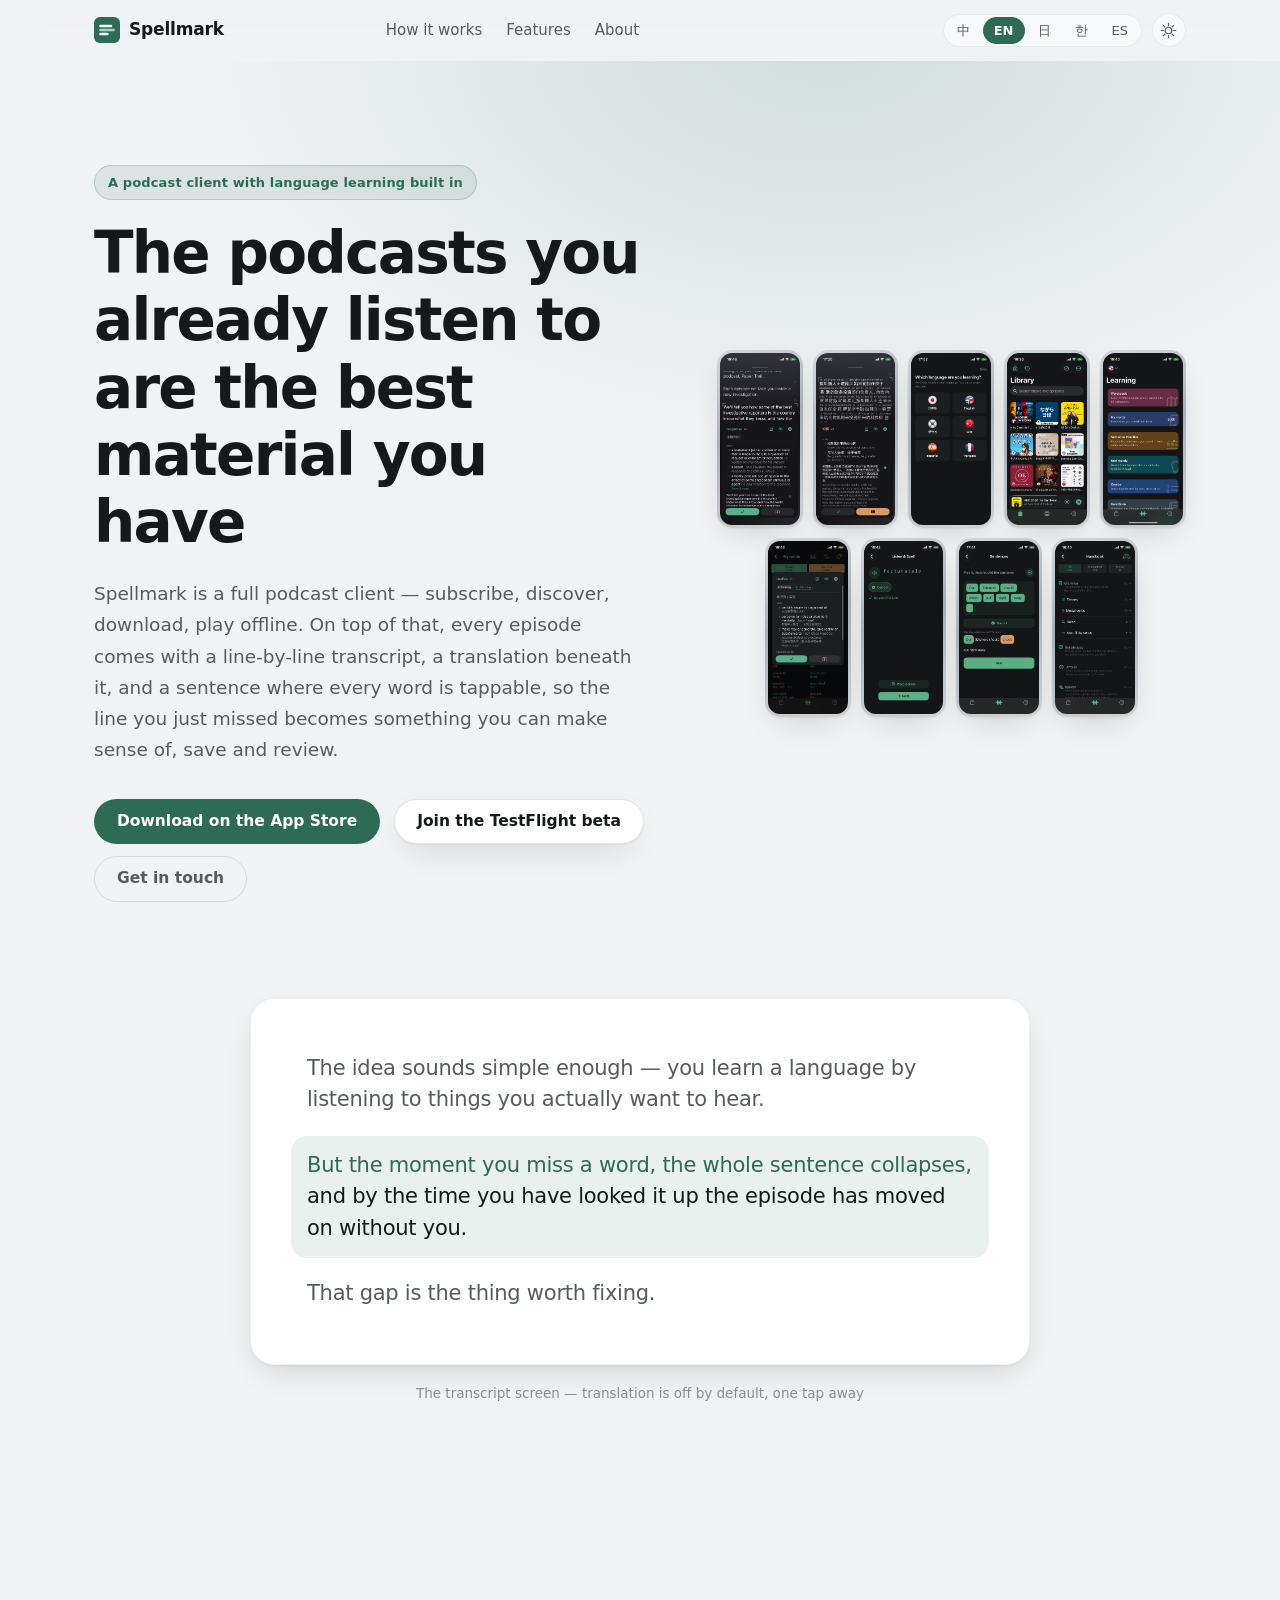
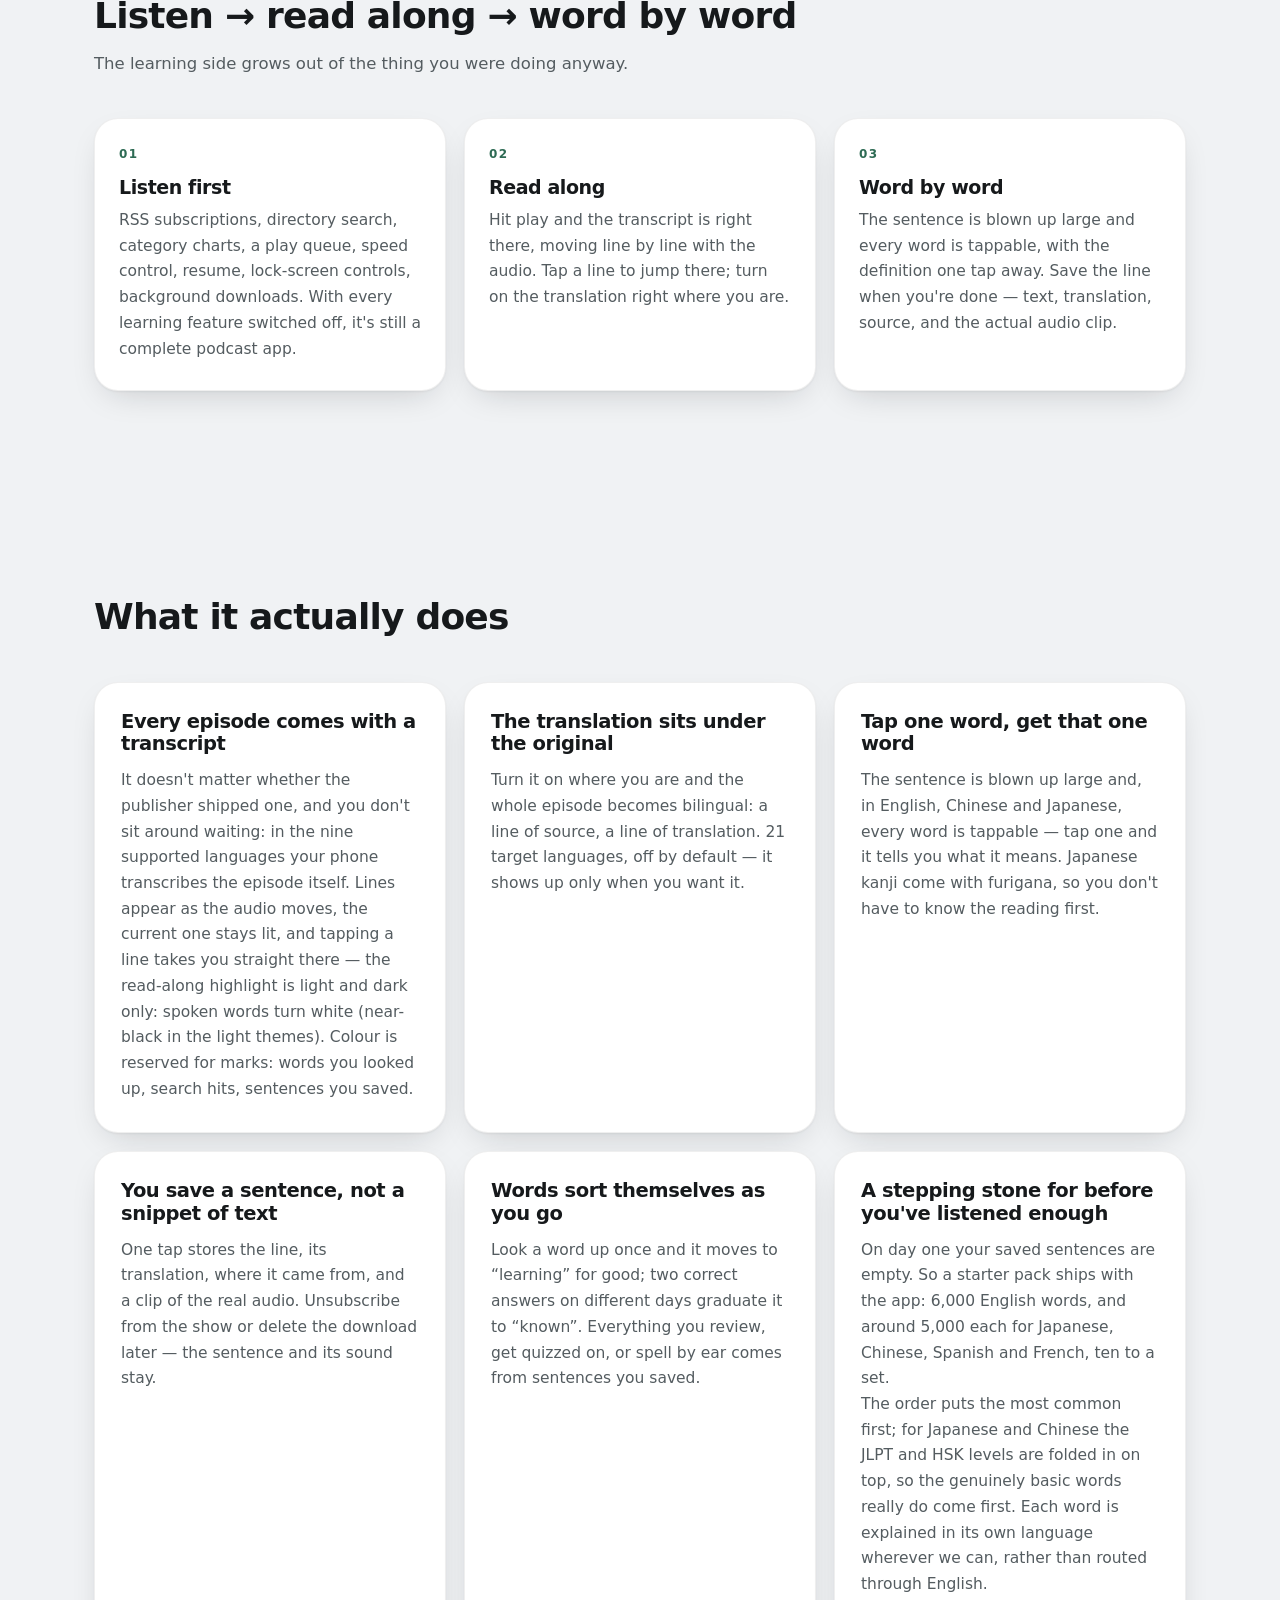
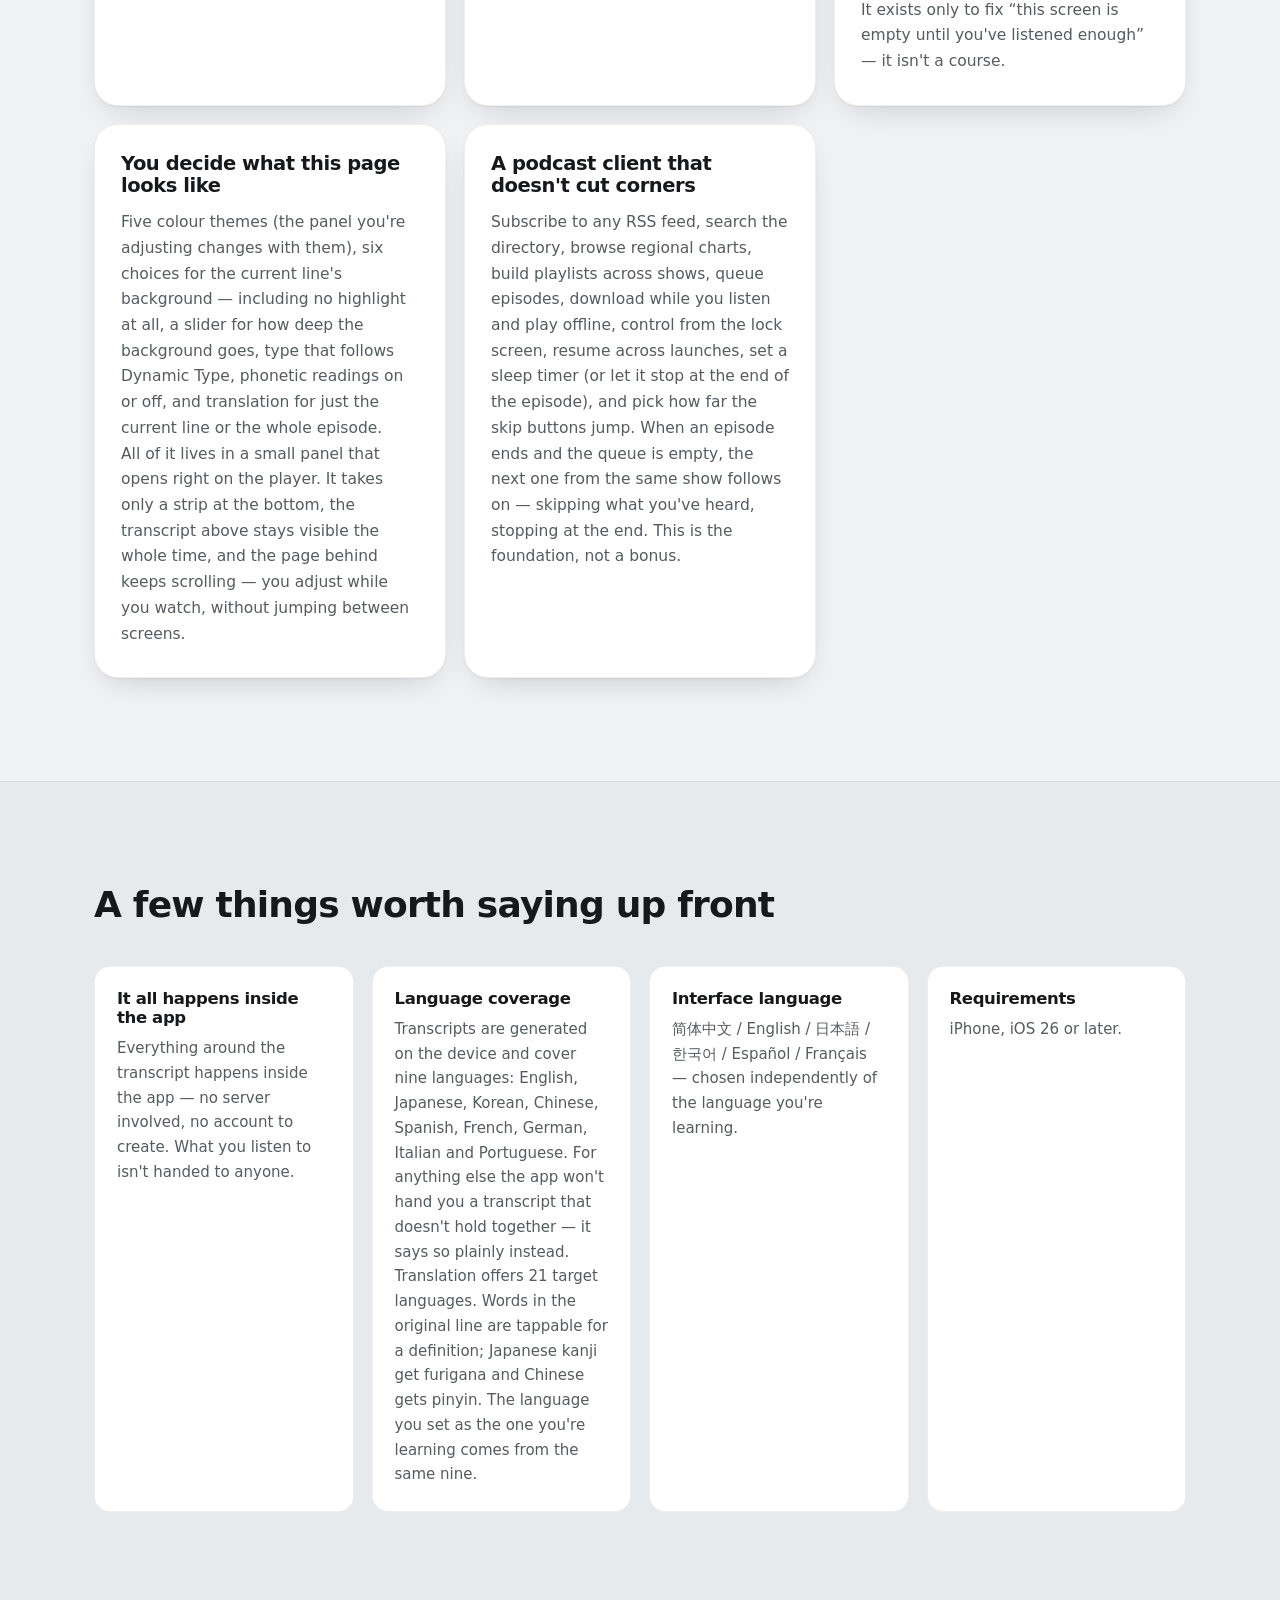
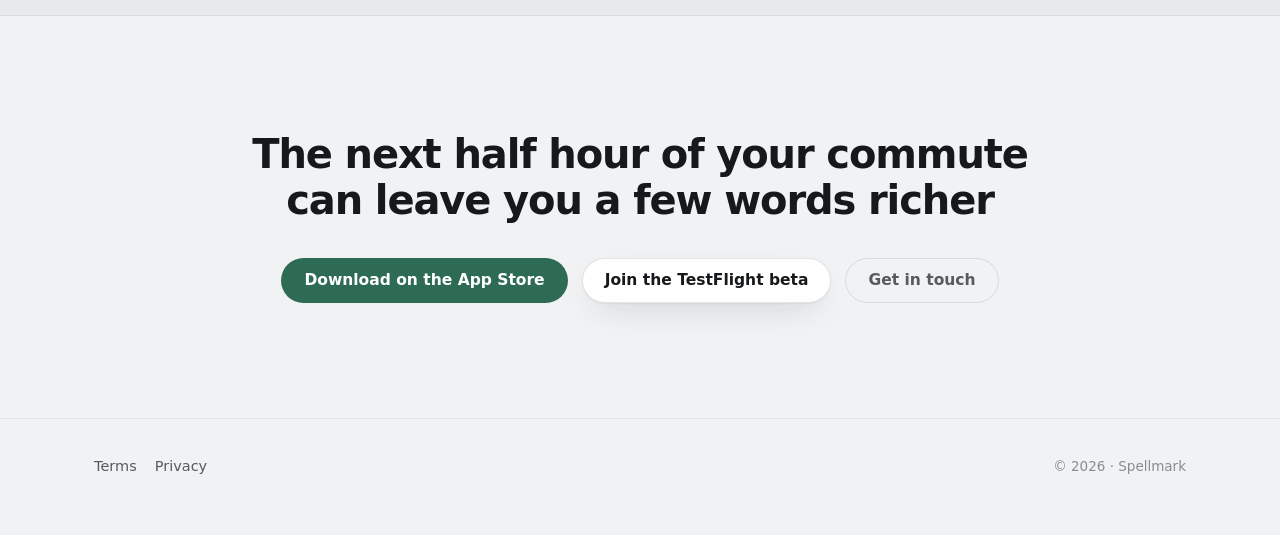
<file: index.html>
<!doctype html>
<!-- 平时不用改这个文件。文案、按钮、截图、App 名都在 assets/js/content.js -->
<html lang="zh-Hans" data-theme-init>
<head>
<meta charset="utf-8">
<meta name="viewport" content="width=device-width, initial-scale=1, viewport-fit=cover">
<title>Spellmark</title>
<meta name="description" content="听播客学语言的 iPhone 客户端：逐句字幕、对照译文、逐词查词。">
<meta property="og:type" content="website">
<meta property="og:title" content="Spellmark">
<meta property="og:description" content="听播客学语言的 iPhone 客户端：逐句字幕、对照译文、逐词查词。">
<meta property="og:url" content="https://kaneeast.github.io/spellmark/">
<!-- 抓链接预览的爬虫不认相对路径，og:image 必须是绝对地址 -->
<meta property="og:image" content="https://kaneeast.github.io/spellmark/assets/media/screenshot-player.png">
<meta name="twitter:card" content="summary_large_image">
<meta name="theme-color" content="#f0f2f4" media="(prefers-color-scheme: light)">
<meta name="theme-color" content="#131516" media="(prefers-color-scheme: dark)">
<link rel="icon" href="assets/favicon.svg" type="image/svg+xml">
<link rel="stylesheet" href="assets/css/site.css">
<script>
  // 先于首屏绘制定主题，避免刷新时闪一下白
  try {
    var t = localStorage.getItem("theme");
    if (t === "light" || t === "dark") document.documentElement.setAttribute("data-theme", t);
  } catch (e) {}
</script>
</head>
<body>

<a class="skip" href="#main" data-i18n="ui.skip">跳到正文</a>

<header class="topbar">
  <div class="wrap topbar-inner">
    <a class="brand" href="#top">
      <!-- App 图标本尊，几何与 AppIcon.png 完全一致 -->
      <svg class="brand-mark" viewBox="0 0 1024 1024" aria-hidden="true">
        <rect width="1024" height="1024" rx="229" fill="#2E6B54"/>
        <rect x="202" y="304" width="519" height="95" rx="47.5" fill="#FAF8F5"/>
        <rect x="202" y="464" width="619" height="95" rx="47.5" fill="#9ED8BE"/>
        <rect x="202" y="624" width="379" height="95" rx="47.5" fill="#FAF8F5"/>
      </svg>
      <span class="brand-name" data-brand-name>Spellmark</span>
    </a>

    <nav class="topnav" data-nav aria-label="Sections"></nav>

    <div class="topbar-actions">
      <div class="langswitch" data-langswitch role="group"></div>
      <button class="iconbtn" data-theme-toggle type="button" aria-label="切换深浅色">
        <svg class="ico-sun" viewBox="0 0 24 24" aria-hidden="true"><circle cx="12" cy="12" r="4.6"/><g class="rays"><path d="M12 1.8v3M12 19.2v3M1.8 12h3M19.2 12h3M4.8 4.8l2.1 2.1M17.1 17.1l2.1 2.1M19.2 4.8l-2.1 2.1M6.9 17.1l-2.1 2.1"/></g></svg>
        <svg class="ico-moon" viewBox="0 0 24 24" aria-hidden="true"><path d="M20.5 14.6A8.8 8.8 0 0 1 9.4 3.5a8.8 8.8 0 1 0 11.1 11.1z"/></svg>
      </button>
    </div>
  </div>
</header>

<main id="main">

  <!-- 首屏 -->
  <section class="hero" id="top">
    <div class="glow" aria-hidden="true"></div>
    <div class="wrap hero-grid">
      <div class="hero-copy">
        <p class="eyebrow" data-i18n="hero.eyebrow"></p>
        <h1 class="hero-title" data-i18n="hero.title"></h1>
        <p class="lead" data-i18n="hero.lead"></p>
        <div class="cta-row" data-cta></div>
      </div>
      <div class="hero-visual" data-hero-visual></div>
    </div>
  </section>

  <!-- 字幕演示 -->
  <section class="demo">
    <div class="wrap">
      <div class="demo-card" data-demo></div>
      <p class="demo-caption" data-i18n="demo.caption"></p>
    </div>
  </section>

  <!-- 三步 -->
  <section class="band" id="how">
    <div class="wrap">
      <h2 class="section-title" data-i18n="steps.title"></h2>
      <p class="section-lead" data-i18n="steps.lead"></p>
      <div class="steps" data-steps></div>
    </div>
  </section>

  <!-- 功能 -->
  <section class="band" id="features">
    <div class="wrap">
      <h2 class="section-title" data-i18n="features.title"></h2>
      <div class="features" data-features></div>
    </div>
  </section>

  <!-- 截图（gallery.items 为空时整块隐藏） -->
  <section class="band band-tint" id="screens" data-section="gallery" hidden>
    <div class="wrap">
      <h2 class="section-title" data-i18n="gallery.title"></h2>
      <p class="section-lead" data-i18n="gallery.lead"></p>
    </div>
    <div class="gallery" data-gallery></div>
  </section>

  <!-- 视频（video.src 为空时整块隐藏） -->
  <section class="band" id="video" data-section="video" hidden>
    <div class="wrap">
      <h2 class="section-title" data-i18n="video.title"></h2>
      <p class="section-lead" data-i18n="video.lead"></p>
      <div class="videoframe" data-video></div>
    </div>
  </section>

  <!-- 关于 -->
  <section class="band band-tint" id="about">
    <div class="wrap">
      <h2 class="section-title" data-i18n="notes.title"></h2>
      <div class="notes" data-notes></div>
    </div>
  </section>

  <!-- 结尾 -->
  <section class="closing">
    <div class="wrap">
      <h2 class="closing-title" data-i18n="closing.title"></h2>
      <div class="cta-row cta-center" data-cta></div>
    </div>
  </section>

</main>

<footer class="footer">
  <div class="wrap footer-inner">
    <p class="footer-line" data-i18n="footer.line"></p>
    <nav class="footer-links" data-footer-links></nav>
    <p class="footer-copy"><span data-year></span> · <span data-brand-name>Spellmark</span></p>
  </div>
</footer>

<noscript>
  <div class="wrap noscript">
    Spellmark 是一个带语言学习功能的 iPhone 播客客户端：逐句字幕、对照译文、逐词查词。
    这个页面需要 JavaScript 才能显示完整内容。
  </div>
</noscript>

<script src="assets/js/content.js"></script>
<script src="assets/js/site.js"></script>
</body>
</html>
</file>
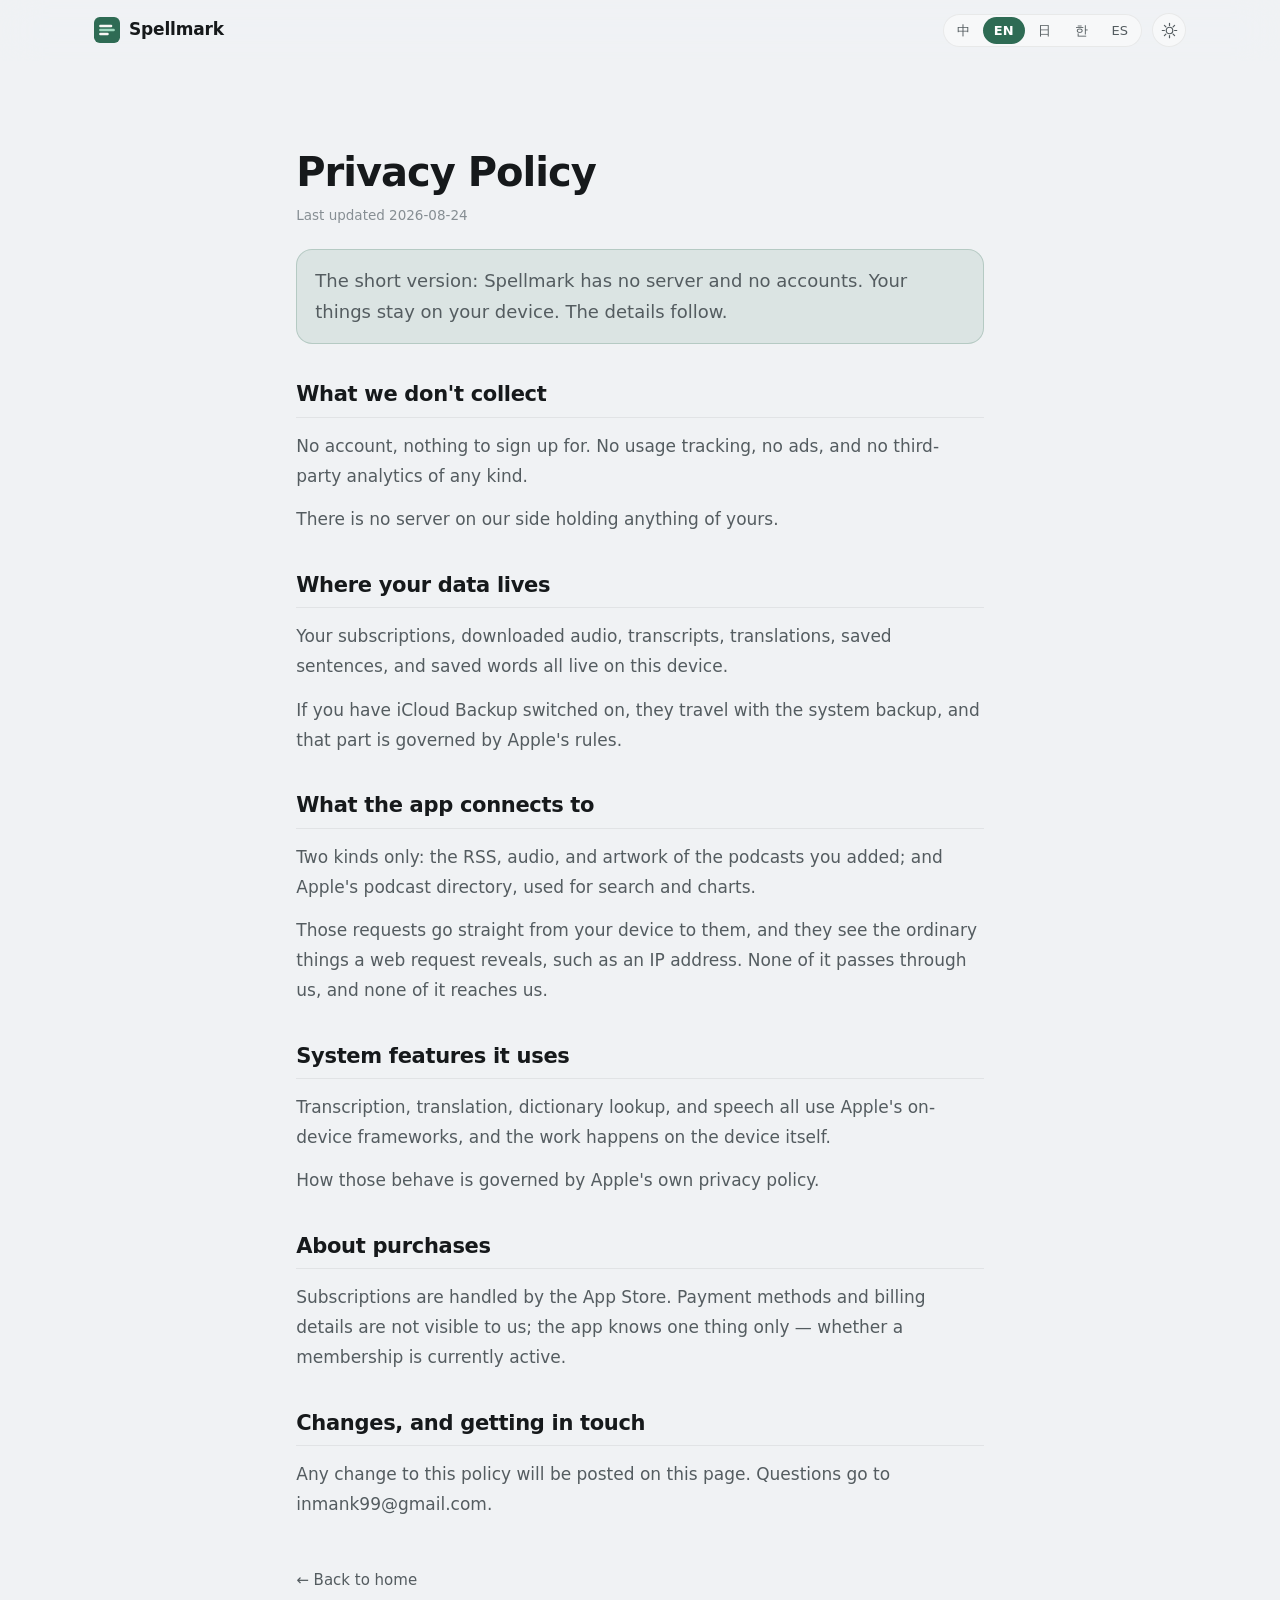
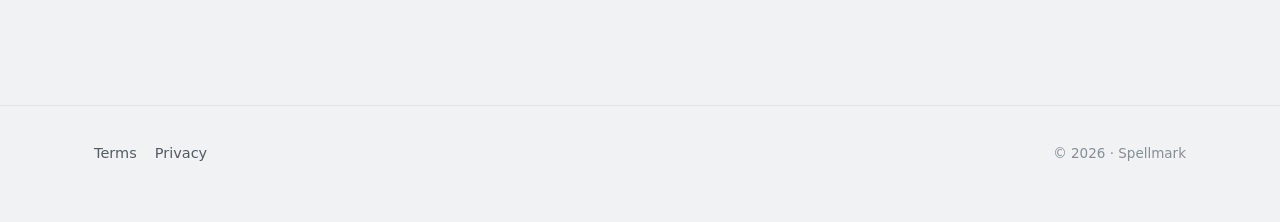
<file: privacy.html>
<!doctype html>
<!-- 平时不用改这个文件。条款正文在 assets/js/content.js 的 legal 里 -->
<html lang="zh-Hans" data-theme-init>
<head>
<meta charset="utf-8">
<meta name="viewport" content="width=device-width, initial-scale=1, viewport-fit=cover">
<title>隐私政策 · Spellmark</title>
<meta name="description" content="Spellmark 没有服务器也没有账号，你的订阅、字幕和生词都留在设备上。">
<meta property="og:type" content="article">
<meta property="og:title" content="隐私政策 · Spellmark">
<meta property="og:description" content="Spellmark 没有服务器也没有账号，你的订阅、字幕和生词都留在设备上。">
<meta property="og:url" content="https://kaneeast.github.io/spellmark/privacy.html">
<!-- 抓链接预览的爬虫不认相对路径，og:image 必须是绝对地址 -->
<meta property="og:image" content="https://kaneeast.github.io/spellmark/assets/media/screenshot-player.png">
<meta name="twitter:card" content="summary_large_image">
<meta name="theme-color" content="#f0f2f4" media="(prefers-color-scheme: light)">
<meta name="theme-color" content="#131516" media="(prefers-color-scheme: dark)">
<link rel="icon" href="assets/favicon.svg" type="image/svg+xml">
<link rel="stylesheet" href="assets/css/site.css">
<script>
  // 先于首屏绘制定主题，避免刷新时闪一下白
  try {
    var t = localStorage.getItem("theme");
    if (t === "light" || t === "dark") document.documentElement.setAttribute("data-theme", t);
  } catch (e) {}
</script>
</head>
<body>

<a class="skip" href="#main" data-i18n="ui.skip">跳到正文</a>

<header class="topbar">
  <div class="wrap topbar-inner">
    <!-- ⚠️ 这两页的 brand 指回首页，不是 #top -->
    <a class="brand" href="index.html">
      <svg class="brand-mark" viewBox="0 0 1024 1024" aria-hidden="true">
        <rect width="1024" height="1024" rx="229" fill="#2E6B54"/>
        <rect x="202" y="304" width="519" height="95" rx="47.5" fill="#FAF8F5"/>
        <rect x="202" y="464" width="619" height="95" rx="47.5" fill="#9ED8BE"/>
        <rect x="202" y="624" width="379" height="95" rx="47.5" fill="#FAF8F5"/>
      </svg>
      <span class="brand-name" data-brand-name>Spellmark</span>
    </a>

    <div class="topbar-actions">
      <div class="langswitch" data-langswitch role="group"></div>
      <button class="iconbtn" data-theme-toggle type="button" aria-label="切换深浅色">
        <svg class="ico-sun" viewBox="0 0 24 24" aria-hidden="true"><circle cx="12" cy="12" r="4.6"/><g class="rays"><path d="M12 1.8v3M12 19.2v3M1.8 12h3M19.2 12h3M4.8 4.8l2.1 2.1M17.1 17.1l2.1 2.1M19.2 4.8l-2.1 2.1M6.9 17.1l-2.1 2.1"/></g></svg>
        <svg class="ico-moon" viewBox="0 0 24 24" aria-hidden="true"><path d="M20.5 14.6A8.8 8.8 0 0 1 9.4 3.5a8.8 8.8 0 1 0 11.1 11.1z"/></svg>
      </button>
    </div>
  </div>
</header>

<main id="main">
  <article class="wrap legal" data-legal="privacy"></article>
</main>

<footer class="footer">
  <div class="wrap footer-inner">
    <p class="footer-line" data-i18n="footer.line"></p>
    <nav class="footer-links" data-footer-links></nav>
    <p class="footer-copy"><span data-year></span> · <span data-brand-name>Spellmark</span></p>
  </div>
</footer>

<noscript>
  <div class="wrap noscript">这一页需要 JavaScript 才能显示政策正文。简单说：Spellmark 没有服务器也没有账号，你的数据留在设备上。有疑问写信到 inmank99@gmail.com。</div>
</noscript>

<script src="assets/js/content.js"></script>
<script src="assets/js/site.js"></script>
</body>
</html>
</file>
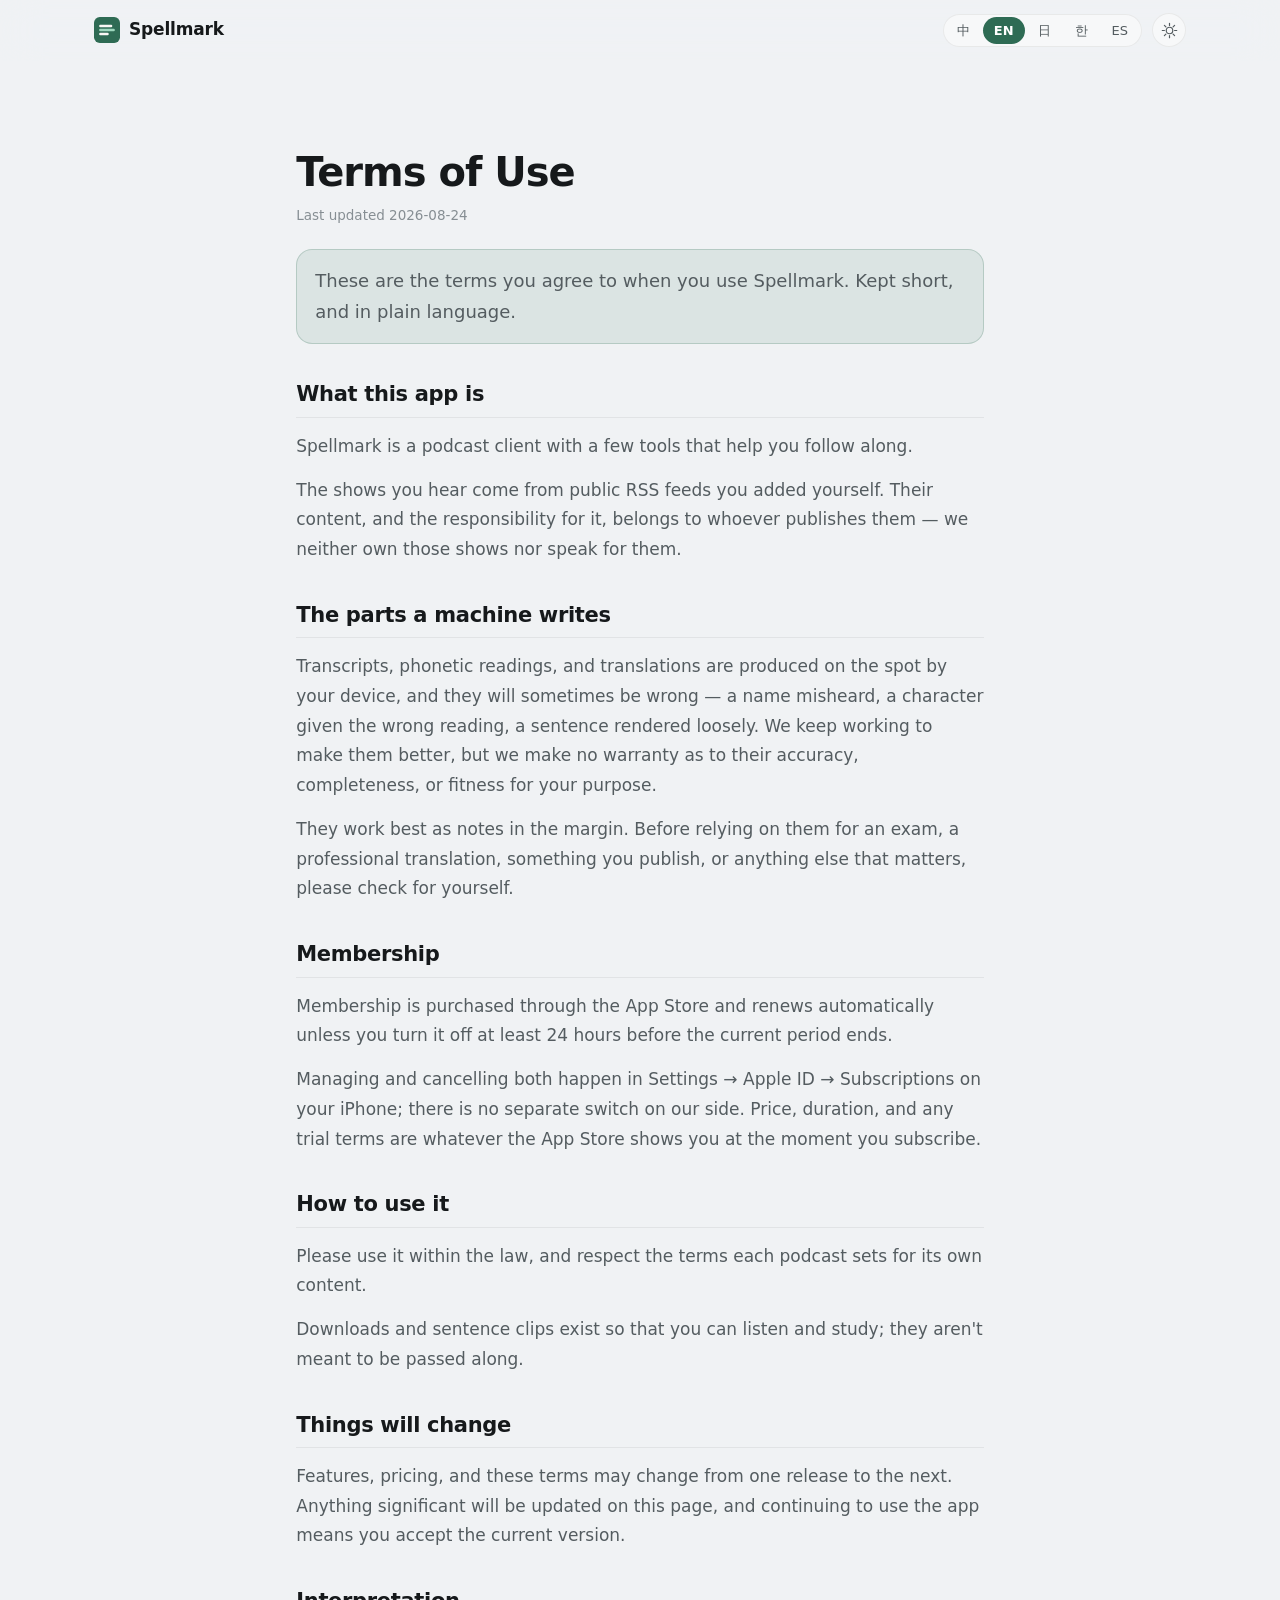
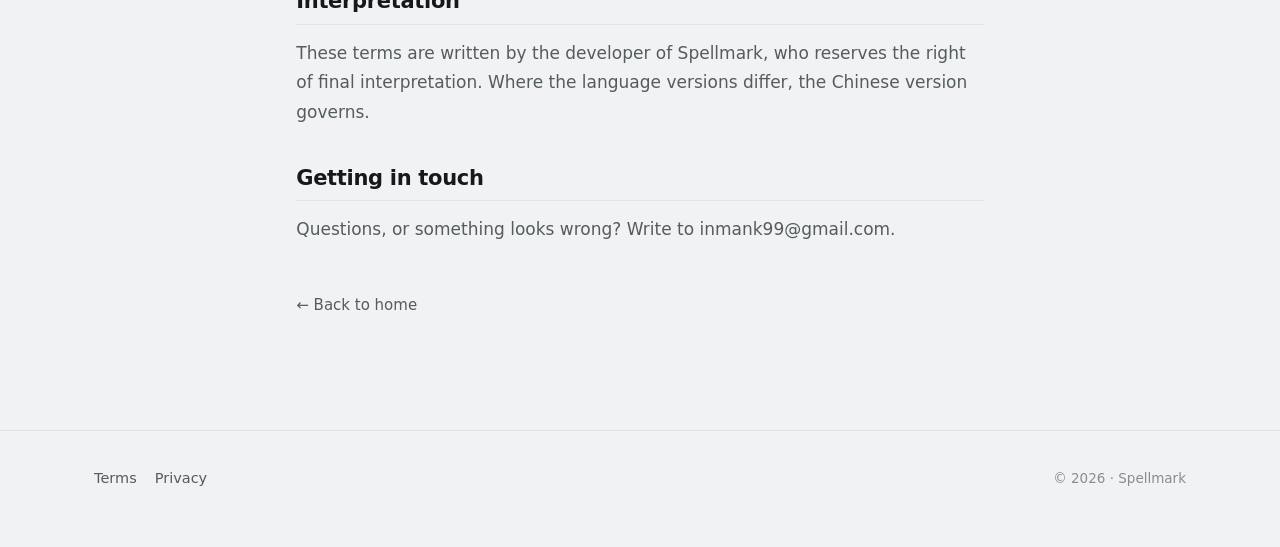
<file: terms.html>
<!doctype html>
<!-- 平时不用改这个文件。条款正文在 assets/js/content.js 的 legal 里 -->
<html lang="zh-Hans" data-theme-init>
<head>
<meta charset="utf-8">
<meta name="viewport" content="width=device-width, initial-scale=1, viewport-fit=cover">
<title>使用条款 · Spellmark</title>
<meta name="description" content="Spellmark 的使用条款：字幕与译文由设备生成、会有偏差，以及会员订阅的说明。">
<meta property="og:type" content="article">
<meta property="og:title" content="使用条款 · Spellmark">
<meta property="og:description" content="Spellmark 的使用条款：字幕与译文由设备生成、会有偏差，以及会员订阅的说明。">
<meta property="og:url" content="https://kaneeast.github.io/spellmark/terms.html">
<!-- 抓链接预览的爬虫不认相对路径，og:image 必须是绝对地址 -->
<meta property="og:image" content="https://kaneeast.github.io/spellmark/assets/media/screenshot-player.png">
<meta name="twitter:card" content="summary_large_image">
<meta name="theme-color" content="#f0f2f4" media="(prefers-color-scheme: light)">
<meta name="theme-color" content="#131516" media="(prefers-color-scheme: dark)">
<link rel="icon" href="assets/favicon.svg" type="image/svg+xml">
<link rel="stylesheet" href="assets/css/site.css">
<script>
  // 先于首屏绘制定主题，避免刷新时闪一下白
  try {
    var t = localStorage.getItem("theme");
    if (t === "light" || t === "dark") document.documentElement.setAttribute("data-theme", t);
  } catch (e) {}
</script>
</head>
<body>

<a class="skip" href="#main" data-i18n="ui.skip">跳到正文</a>

<header class="topbar">
  <div class="wrap topbar-inner">
    <!-- ⚠️ 这两页的 brand 指回首页，不是 #top -->
    <a class="brand" href="index.html">
      <svg class="brand-mark" viewBox="0 0 1024 1024" aria-hidden="true">
        <rect width="1024" height="1024" rx="229" fill="#2E6B54"/>
        <rect x="202" y="304" width="519" height="95" rx="47.5" fill="#FAF8F5"/>
        <rect x="202" y="464" width="619" height="95" rx="47.5" fill="#9ED8BE"/>
        <rect x="202" y="624" width="379" height="95" rx="47.5" fill="#FAF8F5"/>
      </svg>
      <span class="brand-name" data-brand-name>Spellmark</span>
    </a>

    <div class="topbar-actions">
      <div class="langswitch" data-langswitch role="group"></div>
      <button class="iconbtn" data-theme-toggle type="button" aria-label="切换深浅色">
        <svg class="ico-sun" viewBox="0 0 24 24" aria-hidden="true"><circle cx="12" cy="12" r="4.6"/><g class="rays"><path d="M12 1.8v3M12 19.2v3M1.8 12h3M19.2 12h3M4.8 4.8l2.1 2.1M17.1 17.1l2.1 2.1M19.2 4.8l-2.1 2.1M6.9 17.1l-2.1 2.1"/></g></svg>
        <svg class="ico-moon" viewBox="0 0 24 24" aria-hidden="true"><path d="M20.5 14.6A8.8 8.8 0 0 1 9.4 3.5a8.8 8.8 0 1 0 11.1 11.1z"/></svg>
      </button>
    </div>
  </div>
</header>

<main id="main">
  <article class="wrap legal" data-legal="terms"></article>
</main>

<footer class="footer">
  <div class="wrap footer-inner">
    <p class="footer-line" data-i18n="footer.line"></p>
    <nav class="footer-links" data-footer-links></nav>
    <p class="footer-copy"><span data-year></span> · <span data-brand-name>Spellmark</span></p>
  </div>
</footer>

<noscript>
  <div class="wrap noscript">这一页需要 JavaScript 才能显示条款正文。有疑问可以直接写信到 inmank99@gmail.com。</div>
</noscript>

<script src="assets/js/content.js"></script>
<script src="assets/js/site.js"></script>
</body>
</html>
</file>
<file: assets/css/site.css>
/* Readio 产品介绍页
   配色取自 App 的 Assets：AccentColor / AppBackground / AppSurface / AppSeparator
   浅色写在 :root，深色只覆盖变量（系统深色 + 手动切换两条路都盖到） */

/* ── 变量 ──────────────────────────────────────────────────────────────── */
:root {
  --bg:        #f0f2f4;
  --bg-2:      #e7eaed;
  --surface:   #ffffff;
  --surface-2: #f7f8f9;
  --text:      #16191b;
  --text-2:    #545c60;
  --text-3:    #868e93;
  --accent:    #2e6b54;
  --accent-on: #ffffff;
  --accent-soft: rgba(46, 107, 84, .10);
  --accent-line: rgba(46, 107, 84, .22);
  --line:      rgba(40, 37, 32, .12);
  --line-soft: rgba(40, 37, 32, .07);
  --shadow:    0 1px 2px rgba(16, 24, 28, .05), 0 12px 34px -14px rgba(16, 24, 28, .22);
  --shadow-lg: 0 2px 6px rgba(16, 24, 28, .06), 0 40px 90px -30px rgba(16, 24, 28, .38);
  --glow:      radial-gradient(58% 62% at 62% 18%, rgba(46, 107, 84, .16), transparent 70%);
  --device-body: linear-gradient(160deg, #d3d8dc, #a9b1b6 45%, #cfd5d9);

  --wrap: 1140px;
  --r-sm: 10px;
  --r-md: 16px;
  --r-lg: 24px;
  --font: -apple-system, BlinkMacSystemFont, "SF Pro Text", "Segoe UI", "PingFang SC",
          "Hiragino Sans", "Noto Sans CJK SC", "Microsoft YaHei", system-ui, sans-serif;
}

@media (prefers-color-scheme: dark) {
  :root:not([data-theme="light"]) {
    --bg:        #131516;
    --bg-2:      #0e1011;
    --surface:   #1c1f21;
    --surface-2: #232729;
    --text:      #e7eaea;
    --text-2:    #a4acaf;
    --text-3:    #798185;
    --accent:    #5cae86;
    --accent-on: #0f1412;
    --accent-soft: rgba(92, 174, 134, .13);
    --accent-line: rgba(92, 174, 134, .28);
    --line:      rgba(214, 210, 200, .14);
    --line-soft: rgba(214, 210, 200, .08);
    --shadow:    0 1px 2px rgba(0, 0, 0, .4), 0 14px 40px -16px rgba(0, 0, 0, .7);
    --shadow-lg: 0 2px 8px rgba(0, 0, 0, .45), 0 46px 100px -34px rgba(0, 0, 0, .85);
    --glow:      radial-gradient(58% 62% at 62% 18%, rgba(92, 174, 134, .16), transparent 70%);
    --device-body: linear-gradient(160deg, #3a4043, #222628 45%, #34393c);
  }
}

:root[data-theme="dark"] {
  --bg:        #131516;
  --bg-2:      #0e1011;
  --surface:   #1c1f21;
  --surface-2: #232729;
  --text:      #e7eaea;
  --text-2:    #a4acaf;
  --text-3:    #798185;
  --accent:    #5cae86;
  --accent-on: #0f1412;
  --accent-soft: rgba(92, 174, 134, .13);
  --accent-line: rgba(92, 174, 134, .28);
  --line:      rgba(214, 210, 200, .14);
  --line-soft: rgba(214, 210, 200, .08);
  --shadow:    0 1px 2px rgba(0, 0, 0, .4), 0 14px 40px -16px rgba(0, 0, 0, .7);
  --shadow-lg: 0 2px 8px rgba(0, 0, 0, .45), 0 46px 100px -34px rgba(0, 0, 0, .85);
  --glow:      radial-gradient(58% 62% at 62% 18%, rgba(92, 174, 134, .16), transparent 70%);
  --device-body: linear-gradient(160deg, #3a4043, #222628 45%, #34393c);
}

/* ── 基础 ──────────────────────────────────────────────────────────────── */
*, *::before, *::after { box-sizing: border-box; }
html { -webkit-text-size-adjust: 100%; scroll-behavior: smooth; }
@media (prefers-reduced-motion: reduce) { html { scroll-behavior: auto; } }

body {
  margin: 0;
  background: var(--bg);
  color: var(--text);
  font-family: var(--font);
  font-size: 17px;
  line-height: 1.62;
  -webkit-font-smoothing: antialiased;
  text-rendering: optimizeLegibility;
}

h1, h2, h3 { margin: 0; font-weight: 640; letter-spacing: -.022em; line-height: 1.16; }
p { margin: 0; }
img, video { display: block; max-width: 100%; }
a { color: inherit; }

.wrap { width: 100%; max-width: var(--wrap); margin-inline: auto; padding-inline: 24px; }

.skip {
  position: absolute; left: -9999px; top: 8px; z-index: 100;
  background: var(--accent); color: var(--accent-on);
  padding: 10px 16px; border-radius: var(--r-sm); text-decoration: none;
}
.skip:focus { left: 16px; }

:focus-visible { outline: 2px solid var(--accent); outline-offset: 3px; border-radius: 6px; }

/* ── 顶栏 ──────────────────────────────────────────────────────────────── */
.topbar {
  position: sticky; top: 0; z-index: 50;
  background: var(--bg); /* 不支持 color-mix 时的兜底，否则顶栏会透明 */
  background: color-mix(in srgb, var(--bg) 82%, transparent);
  backdrop-filter: saturate(180%) blur(20px);
  -webkit-backdrop-filter: saturate(180%) blur(20px);
  border-bottom: 1px solid transparent;
  transition: border-color .25s ease;
}
.topbar.is-stuck { border-bottom-color: var(--line-soft); }

.topbar-inner { display: flex; align-items: center; gap: 20px; height: 60px; }

.brand { display: inline-flex; align-items: center; gap: 9px; text-decoration: none; font-weight: 640; letter-spacing: -.01em; }
.brand-mark { width: 26px; height: 26px; flex: none; }
.brand-name { font-size: 17px; }

.topnav { display: flex; gap: 24px; margin-inline: auto; }
.topnav a { color: var(--text-2); text-decoration: none; font-size: 15px; transition: color .15s ease; }
.topnav a:hover { color: var(--text); }

.topbar-actions { display: flex; align-items: center; gap: 10px; margin-left: auto; }

.langswitch {
  display: inline-flex; padding: 2px; gap: 2px;
  background: var(--surface-2); border: 1px solid var(--line-soft); border-radius: 999px;
}
.langswitch button {
  appearance: none; border: 0; background: transparent; cursor: pointer;
  font: inherit; font-size: 13px; line-height: 1; color: var(--text-2);
  padding: 7px 11px; border-radius: 999px; transition: color .15s ease, background .15s ease;
}
.langswitch button:hover { color: var(--text); }
.langswitch button[aria-pressed="true"] { background: var(--accent); color: var(--accent-on); font-weight: 600; }

.iconbtn {
  appearance: none; cursor: pointer;
  width: 34px; height: 34px; display: grid; place-items: center;
  background: var(--surface-2); border: 1px solid var(--line-soft); border-radius: 999px;
  color: var(--text-2); transition: color .15s ease, border-color .15s ease;
}
.iconbtn:hover { color: var(--text); border-color: var(--line); }
.iconbtn svg { width: 17px; height: 17px; fill: none; stroke: currentColor; stroke-width: 1.7; stroke-linecap: round; }
.ico-moon { display: none; fill: currentColor; stroke: none; }
:root[data-theme="dark"] .ico-sun { display: none; }
:root[data-theme="dark"] .ico-moon { display: block; }
@media (prefers-color-scheme: dark) {
  :root:not([data-theme="light"]) .ico-sun { display: none; }
  :root:not([data-theme="light"]) .ico-moon { display: block; }
}

/* ── 首屏 ──────────────────────────────────────────────────────────────── */
.hero { position: relative; padding: clamp(56px, 9vw, 104px) 0 clamp(40px, 6vw, 72px); overflow: hidden; }
.glow { position: absolute; inset: -20% -10% auto; height: 900px; background: var(--glow); pointer-events: none; }

.hero-grid {
  position: relative;
  display: grid; grid-template-columns: minmax(0, 1.08fr) minmax(0, .92fr);
  gap: clamp(32px, 6vw, 72px); align-items: center;
}

.eyebrow {
  display: inline-block; margin-bottom: 20px;
  font-size: 13px; font-weight: 600; letter-spacing: .01em; color: var(--accent);
  background: var(--accent-soft); border: 1px solid var(--accent-line);
  padding: 6px 13px; border-radius: 999px;
}

.hero-title { font-size: clamp(34px, 5.4vw, 58px); letter-spacing: -.03em; }
.hero-copy .lead {
  margin-top: 22px; max-width: 34em;
  font-size: clamp(16px, 1.5vw, 18.5px); color: var(--text-2); line-height: 1.68;
}

.cta-row { display: flex; flex-wrap: wrap; gap: 12px 14px; align-items: flex-start; margin-top: 34px; }
.cta-center { justify-content: center; }

.cta { display: flex; flex-direction: column; gap: 7px; }
.cta-note { font-size: 12.5px; color: var(--text-3); padding-inline: 4px; }
.cta-center .cta { align-items: center; }

.btn {
  display: inline-flex; align-items: center; justify-content: center; gap: 8px;
  font: inherit; font-size: 15.5px; font-weight: 590; line-height: 1;
  padding: 14px 22px; border-radius: 999px; border: 1px solid transparent;
  text-decoration: none; cursor: pointer; white-space: nowrap;
  transition: transform .15s ease, opacity .15s ease, background .15s ease, border-color .15s ease;
}
.btn:active { transform: translateY(1px); }
.btn-primary { background: var(--accent); color: var(--accent-on); }
.btn-primary:hover { opacity: .9; }
.btn-secondary { background: var(--surface); color: var(--text); border-color: var(--line); box-shadow: var(--shadow); }
.btn-secondary:hover { border-color: var(--accent-line); }
.btn-ghost { background: transparent; color: var(--text-2); border-color: var(--line); }
.btn-ghost:hover { color: var(--text); border-color: var(--line); }
.btn[aria-disabled="true"] { cursor: default; opacity: .55; }
.btn[aria-disabled="true"]:active { transform: none; }

/* ── 手机外壳 ──────────────────────────────────────────────────────────── */
.hero-visual { display: flex; justify-content: center; }

.device {
  position: relative; width: min(310px, 78vw); flex: none;
  padding: 9px; border-radius: 48px;
  background: var(--device-body);
  box-shadow: var(--shadow-lg);
}
.device::after { /* 灵动岛 */
  content: ""; position: absolute; top: 20px; left: 50%; transform: translateX(-50%);
  width: 27%; height: 1.35%; min-height: 12px; border-radius: 999px;
  background: #06080a;
}
.device img { width: 100%; border-radius: 40px; background: #131516; }
.device-lg { width: min(330px, 82vw); }

/* 首屏并排两三台 */
.hero-visual.multi { flex-wrap: wrap; gap: 16px; }
.hero-visual.multi .device { width: min(210px, 40vw); border-radius: 34px; padding: 7px; }
.hero-visual.multi .device img { border-radius: 28px; }

/* 首屏小图墙：一排 5 个，9 张就是 5 + 4 两排。
   ⚠️ 用 flex + 定死的 flex-basis（不是 grid）——最后一排不满时要**居中**，
   grid 会把它按列吸到左边，看着像漏了一块。 */
.hero-visual.wall { flex-wrap: wrap; justify-content: center; gap: 10px; }
.hero-visual.wall .device {
  flex: 0 0 calc(20% - 8px); width: auto;
  padding: 3px; border-radius: 15px; box-shadow: var(--shadow);
}
.hero-visual.wall .device img { border-radius: 12px; }
/* ⚠️ 灵动岛那道横杠在这个尺寸下必须去掉：它的 top 是写死的 20px，
   缩到这么小就掉到屏幕中间去了，看着像一条脏东西。 */
.hero-visual.wall .device::after { display: none; }

/* ── 字幕演示 ──────────────────────────────────────────────────────────── */
.demo { padding: clamp(8px, 2vw, 24px) 0 clamp(48px, 7vw, 88px); }

.demo-card {
  background: var(--surface); border: 1px solid var(--line-soft);
  border-radius: var(--r-lg); box-shadow: var(--shadow);
  padding: clamp(22px, 3.4vw, 40px);
  max-width: 780px; margin-inline: auto;
}
.demo-line { padding: 14px 16px; border-radius: var(--r-md); }
.demo-line + .demo-line { margin-top: 6px; }
.demo-src { font-size: clamp(17px, 2vw, 21px); line-height: 1.5; color: var(--text-2); letter-spacing: -.012em; }
.demo-tr { margin-top: 7px; font-size: clamp(13.5px, 1.5vw, 15px); line-height: 1.6; color: var(--text-3); }

.demo-line.is-active { background: var(--accent-soft); }
.demo-line.is-active .demo-src { color: var(--text); }
.demo-line.is-active .w { transition: color .28s ease; }
.demo-line.is-active .w.spoken { color: var(--accent); }

.demo-caption { margin-top: 18px; text-align: center; font-size: 13.5px; color: var(--text-3); }

/* ── 通用区块 ──────────────────────────────────────────────────────────── */
.band { padding: clamp(56px, 8vw, 104px) 0; }
.band-tint { background: var(--bg-2); border-block: 1px solid var(--line-soft); }

.section-title { font-size: clamp(25px, 3.2vw, 36px); }
.section-lead { margin-top: 14px; max-width: 46em; color: var(--text-2); font-size: 16.5px; }

/* 三步 */
.steps { display: grid; grid-template-columns: repeat(3, minmax(0, 1fr)); gap: 18px; margin-top: 40px; }
.step {
  background: var(--surface); border: 1px solid var(--line-soft); border-radius: var(--r-lg);
  padding: 26px 24px 28px; box-shadow: var(--shadow);
}
.step-k {
  font-size: 12px; font-weight: 680; letter-spacing: .12em; color: var(--accent);
  font-variant-numeric: tabular-nums;
}
.step h3 { margin-top: 12px; font-size: 19px; }
.step p { margin-top: 10px; color: var(--text-2); font-size: 15.5px; line-height: 1.66; }

/* 功能 */
.features { margin-top: 44px; display: grid; gap: clamp(48px, 6vw, 76px); }
/* 一张配图都没有时排成卡片网格，免得变成六段秃文字 */
.features.as-grid { grid-template-columns: repeat(auto-fit, minmax(300px, 1fr)); gap: 18px; }
.features.as-grid .feature {
  display: block; max-width: none;
  background: var(--surface); border: 1px solid var(--line-soft);
  border-radius: var(--r-lg); padding: 28px 26px 30px; box-shadow: var(--shadow);
}
.features.as-grid .feature h3 { font-size: 19.5px; }
.features.as-grid .feature p { margin-top: 12px; font-size: 15.5px; line-height: 1.66; }
.feature { display: grid; grid-template-columns: minmax(0, 1fr) minmax(0, 1fr); gap: clamp(28px, 5vw, 64px); align-items: center; }
.feature.no-media { grid-template-columns: minmax(0, 1fr); max-width: 52em; }
.feature:nth-child(even) .feature-media { order: -1; }
.feature h3 { font-size: clamp(21px, 2.4vw, 27px); }
.feature p { margin-top: 14px; color: var(--text-2); font-size: 16.5px; line-height: 1.7; }
.feature-media { display: flex; justify-content: center; gap: 18px; flex-wrap: wrap; }
/* 一块里放两台以上就自动缩小并排 */
.feature-media.multi .device { width: min(210px, 40vw); border-radius: 34px; padding: 7px; }
.feature-media.multi .device img { border-radius: 28px; }

/* 画廊 */
.gallery {
  display: flex; gap: 22px; margin-top: 40px;
  padding: 8px max(24px, calc((100vw - var(--wrap)) / 2 + 24px)) 26px;
  overflow-x: auto; scroll-snap-type: x mandatory;
  scrollbar-width: thin;
}
.gallery.is-single { justify-content: center; }
.gallery figure { margin: 0; flex: none; scroll-snap-align: center; text-align: center; }
.gallery figcaption { margin-top: 14px; font-size: 13.5px; color: var(--text-3); }

/* 视频 */
.videoframe { margin-top: 36px; }
.videoframe video {
  width: 100%; border-radius: var(--r-lg);
  border: 1px solid var(--line-soft); box-shadow: var(--shadow-lg); background: #000;
}

/* 关于 */
.notes { margin-top: 40px; display: grid; grid-template-columns: repeat(auto-fit, minmax(250px, 1fr)); gap: 18px; }
.note { background: var(--surface); border: 1px solid var(--line-soft); border-radius: var(--r-md); padding: 22px 22px 24px; }
.note h3 { font-size: 16.5px; }
.note p { margin-top: 9px; color: var(--text-2); font-size: 15px; line-height: 1.65; }

/* 结尾 */
.closing { padding: clamp(64px, 9vw, 116px) 0; text-align: center; }
.closing-title { font-size: clamp(26px, 3.6vw, 40px); letter-spacing: -.028em; }

/* 页脚 */
.footer { border-top: 1px solid var(--line-soft); padding: 36px 0 56px; }
.footer-inner { display: flex; flex-wrap: wrap; align-items: center; gap: 10px 22px; }
.footer-line { color: var(--text-2); font-size: 14.5px; }
.footer-links { display: flex; gap: 18px; }
.footer-links a { color: var(--text-2); font-size: 14.5px; text-decoration: none; }
.footer-links a:hover { color: var(--text); }
.footer-copy { margin-left: auto; color: var(--text-3); font-size: 13.5px; font-variant-numeric: tabular-nums; }

.noscript { padding: 40px 24px; color: var(--text-2); }

/* ── 入场动画 ──────────────────────────────────────────────────────────── */
.reveal { opacity: 0; transform: translateY(14px); }
.reveal.in { opacity: 1; transform: none; transition: opacity .6s ease, transform .6s cubic-bezier(.22, .8, .3, 1); }
@media (prefers-reduced-motion: reduce) {
  .reveal, .reveal.in { opacity: 1; transform: none; transition: none; }
}

/* ── 窄屏 ──────────────────────────────────────────────────────────────── */
@media (max-width: 900px) {
  .hero-grid { grid-template-columns: minmax(0, 1fr); }
  .hero-visual { order: -1; }
  .steps { grid-template-columns: minmax(0, 1fr); }
  .feature, .feature:nth-child(even) { grid-template-columns: minmax(0, 1fr); }
  .feature .feature-media, .feature:nth-child(even) .feature-media { order: -1; }
}

@media (max-width: 720px) {
  body { font-size: 16px; }
  /* 📏 手机上一排 5 个只有 60pt 出头，什么都看不出来——退到一排 3 个。
     ⛔ 别为了保住「两排」把它压得更小，那样这块图就白放了。 */
  .hero-visual.wall .device { flex-basis: calc(33.333% - 7px); }
  .topnav { display: none; }
  .wrap { padding-inline: 20px; }
  .gallery { padding-inline: 20px; }
  .footer-copy { margin-left: 0; width: 100%; }
}

/* ── 条款 / 隐私那两页 ───────────────────────────────────────────────────
   正文在 content.js 的 legal 里，这里只管排版。
   ⚠️ 行宽刻意压到 68ch：这两页是要被人真的读完的，
   通栏的 1140px 一行三十多个字，读两段就想关掉。 */
.legal { max-width: 68ch; padding-block: clamp(48px, 8vw, 88px) clamp(64px, 10vw, 112px); }
.legal-title { font-size: clamp(28px, 4vw, 40px); letter-spacing: -.025em; }
.legal-updated { margin-top: 10px; font-size: 13.5px; color: var(--text-3); }
.legal-intro {
  margin-top: 22px; font-size: clamp(16px, 1.8vw, 18px); line-height: 1.7; color: var(--text-2);
  padding: 16px 18px; background: var(--accent-soft);
  border: 1px solid var(--accent-line); border-radius: var(--r-md);
}
.legal-block { margin-top: 38px; }
.legal-block h2 {
  font-size: clamp(18px, 2.2vw, 21px); letter-spacing: -.015em;
  padding-bottom: 10px; border-bottom: 1px solid var(--line-soft);
}
.legal-block p { margin-top: 14px; line-height: 1.75; color: var(--text-2); }
.legal-block p strong { color: var(--text); font-weight: 620; }
.legal-back {
  display: inline-block; margin-top: 48px; font-size: 15px;
  color: var(--text-2); text-decoration: none;
}
.legal-back:hover { color: var(--accent); }
</file>
